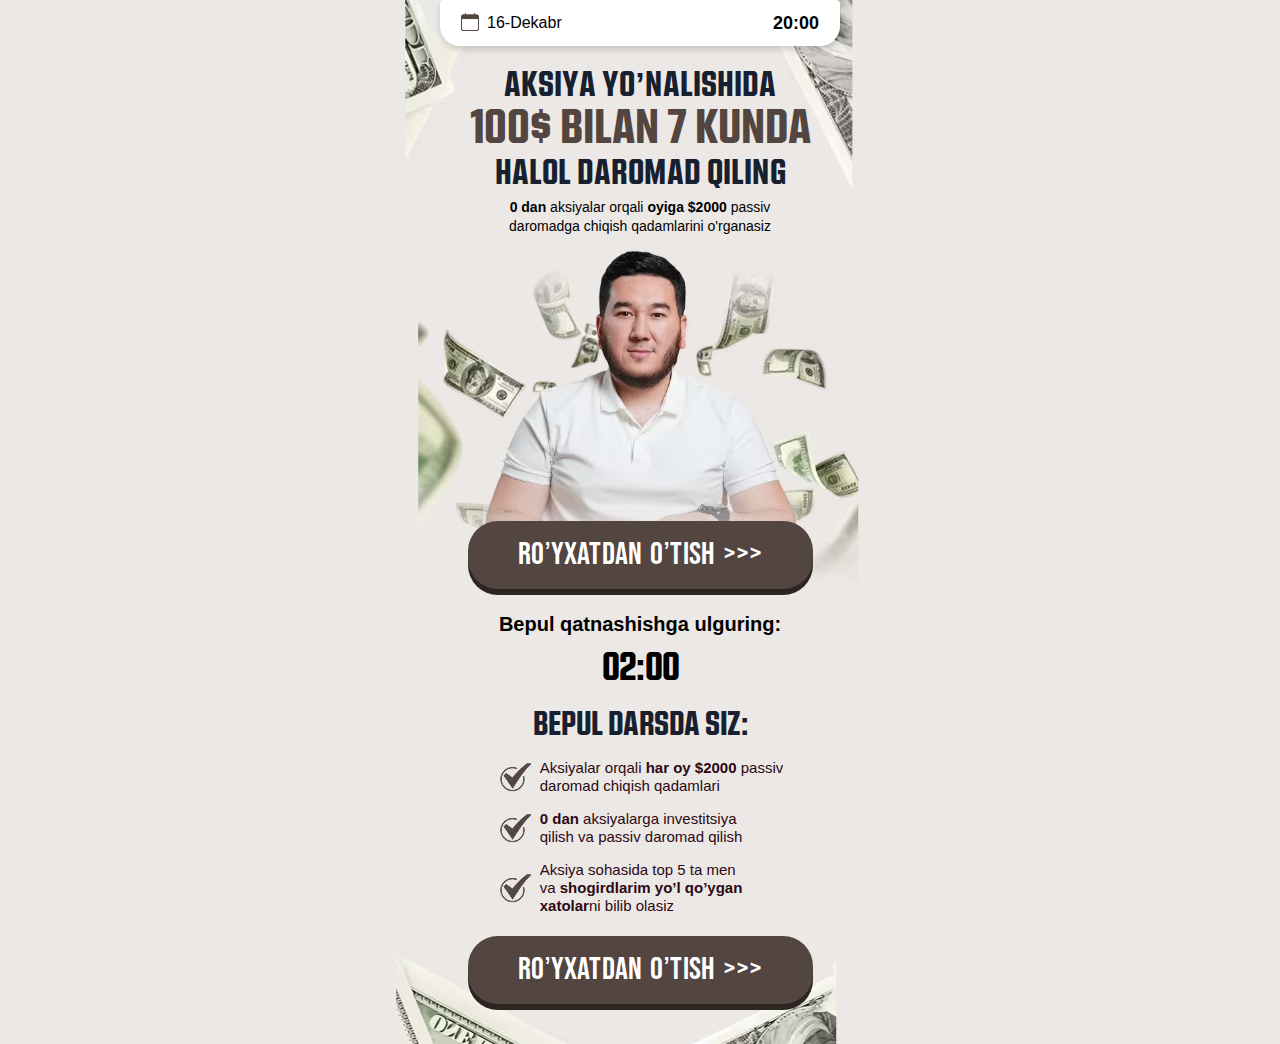
<file: index.html>
<!DOCTYPE html>
<html lang="en">

<head>
    <meta charset="UTF-8">
    <meta name="viewport" content="width=device-width, initial-scale=1.0">
    <title>16-Dekabr</title>
    <style>
* {margin: 0;padding: 0;box-sizing: border-box;}html, body {overflow-x: hidden;}body {background-color: #ECE8E5;}.container {max-width: 440px;width: 100%;margin: 0 auto;padding: 0 10px;padding-top: 0;display: flex;flex-direction: column;align-items: center;font-family: sans-serif;position: relative;}.header {width: 100%;background-color: #fff;box-shadow: 0px 4px 6.6px 0px #00000026;border-radius: 4px 4px 20px 20px;padding: 14px 21px;display: flex;align-items: center;justify-content: space-between;gap: 12px;margin-bottom: 17px;min-width: 313px;max-width: 400px;}.header__box {display: flex;align-items: center;gap: 8px;}.header__text {font-family: Poppins, sans-serif;color: #000;font-weight: 500;font-size: 16px;line-height: 100%;text-wrap: nowrap;}.header__time {font-family: Poppins, sans-serif;font-weight: 700;font-size: 18px;line-height: 100%;text-align: center;}.date__timer {color: #000;display: flex;align-items: center;justify-content: center;font-size: 38px;font-weight: 700;font-family: "Kuunari", sans-serif;line-height: 100%;position: relative;z-index: 30;width: fit-content;min-height: 40px;margin-bottom: 21px;}.title {font-family: "Kuunari", sans-serif;font-weight: 900;font-size: clamp(29px, 9vw, 34px);line-height: 120%;text-align: center;text-transform: uppercase;color: #181F2F;margin-bottom: 7px;width: 100%;}.title span {color: #53453F;font-size: clamp(33px, 13vw, 48px);}.titles {font-size: 20px;font-family: Montserrat, sans-serif;font-weight: 700;line-height: 130%;text-align: center;margin-bottom: 8px;padding-top: 22px;}.text {font-family: Poppins, sans-serif;font-weight: 400;font-size: 14px;line-height: 135%;text-align: center;margin-bottom: 9px;}.text span {font-weight: 600;}.center {position: relative;width: 100%;display: flex;align-items: center;justify-content: center;}.center__bg {position: absolute;left: 55%;top: 270px;transform: translate(-55.4%);z-index: -1;max-width: 626px;width: 100%;}.arrow__top {position: absolute;left: 51%;transform: translate(-55.4%);z-index: -1;top: 0;max-width: 447px;width: 100%;}.arrow__bottom {position: absolute;left: 50%;transform: translate(-55.4%);z-index: -1;bottom: 0;}.expert__img {object-fit: contain;max-width: 315px;width: 100%;height: auto;margin-bottom: -10px;}.event__btn {text-decoration: none;cursor: pointer;max-width: 345px;width: 100%;display: flex;align-items: center;justify-content: center;border: none;background-color: transparent;position: relative;background-color: #53453F;box-shadow: 0px 6px 0px 0px #2C2521;border-radius: 30px;padding: 18px;z-index: 20;font-family: "Bebas Neue", sans-serif;color: white;font-weight: 400;font-size: 32px;line-height: 100%;text-align: center;text-transform: uppercase;}.event__btn__img {width: 100%;height: auto;}.event__list__title {font-family: Kuunari, sans-serif;color: #181F2F;margin-bottom: 5px;font-weight: 900;font-size: 32px;line-height: 105%;text-align: center;text-transform: uppercase;}.event__list {max-width: 351px;display: grid;grid-template: 1fr;gap: 15px;list-style: none;margin-bottom: 21px;}.event__list__item {display: flex;align-items: center;gap: 8px;overflow: hidden;}.event__list__item__number {display: flex;align-items: center;justify-content: center;flex-shrink: 0;}.event__list__item__text {font-weight: 400;font-family: Poppins, sans-serif;font-size: 15px;line-height: 120%;color: #2C0815;}.event__list__item__text span {font-weight: 600;}@media (max-width:450px) {.text {font-size: 14px;}.arrow__top {left: 55%;}.titles {font-size: 18px;}}@media (max-width:355px) {.expert__img {max-width: 250px;}.event__btn {font-size: 27px;}.text {font-size: 13px;}.header {padding: 20px 22px;}.event__list__item__text {font-size: 14px;}}
    </style>
    <link rel="stylesheet" href="./css/modal.css" media="print" onload="this.media='all'" />
    <noscript>
        <link rel="stylesheet" href="./css/modal.css" />
    </noscript>
</head>

<body>
    <div class="wrapper">
        <div class="">
            <img class="arrow__top" src="./images/money-top.avif" loading="lazy" alt="arrow-top">
        </div>
        <div class="container">
            <div class="header">
                <div class="header__box">
                    <img src="./images/calendar.png" alt="kalendar belgisi" style="margin-top: -3px;"
                        class="header__text__img" width="18" height="18" loading="lazy" decoding="async">
                    <p class="header__text">
                        16-Dekabr
                    </p>
                </div>
                <p class="header__time">20:00</p>
            </div>
            <h1 class="title">
                aksiya yo’nalishida <br>
                <span>100$ bilan 7 kunda </span> <br>
                halol daromad qiling
            </h1>

            <p class="text"><span>0 dan</span> aksiyalar orqali <span>oyiga $2000</span> passiv <br> daromadga chiqish
                qadamlarini o'rganasiz</p>


            <img src="./images/speaker.avif" alt="Invertor rasmi" class="expert__img minifyImg" decoding="async"
                loading="lazy" width="315" height="286">
            <img class="center__bg" src="./images/bg.avif" loading="lazy" alt="bg">

            <button class="event__btn registerBtn">
                ro’yxatdan o’tish >>>
            </button>

            <h3 class="titles">Bepul qatnashishga ulguring:</h3>

            <div class="date__timer" id="timer">02:00</div>

            <ul class="event__list">
                <h3 class="event__list__title">Bepul darsda siz:</h3>
                <li class="event__list__item">
                    <div class="event__list__item__number">
                        <img src="./images/verify.avif" alt="event language" width="35" height="35" decoding="async"
                            loading="lazy">
                    </div>
                    <p class="event__list__item__text">
                        Aksiyalar orqali <span>har oy $2000</span> passiv <br> daromad chiqish qadamlari
                    </p>
                </li>
                <li class="event__list__item">
                    <div class="event__list__item__number">
                        <img src="./images/verify.avif" alt="event language" width="35" height="35" decoding="async"
                            loading="lazy">
                    </div>
                    <p class="event__list__item__text">
                        <span>0 dan</span> aksiyalarga investitsiya <br> qilish va passiv daromad qilish
                    </p>
                </li>
                <li class="event__list__item">
                    <div class="event__list__item__number">
                        <img src="./images/verify.avif" alt="event language" width="35" height="35" decoding="async"
                            loading="lazy">
                    </div>
                    <p class="event__list__item__text">
                        Aksiya sohasida top 5 ta men <br> va <span>shogirdlarim yo’l qo’ygan <br> xatolar</span>ni bilib
                        olasiz
                    </p>
                </li>
            </ul>
            <button class="event__btn registerBtn" style="margin-bottom: 40px;">
                ro’yxatdan o’tish >>>
            </button>
            <img class="arrow__bottom" src="./images/money-bottom.avif" loading="lazy" alt="arrow-botom">
        </div>

    </div>

    <!-- Modal -->
    <div id="registrationModal" class="homeModal" style="display: none">
        <div class="homeModalOverlay"></div>
        <div class="homeFormContainer">
            <button class="closeButton" id="closeModalBtn">
                <svg xmlns="http://www.w3.org/2000/svg" width="16" height="16" viewBox="0 0 12 12" fill="none">
                    <path d="M1 11L11 1M1 1.00001L11 11" stroke="currentColor" stroke-width="1.5"
                        stroke-linecap="round" />
                </svg>
            </button>
            <div class="homeFormTop">
                <h1 class="homeFormTopTitle">
                    Bepul darsga <br />
                    RO'YXATDAN O'TISH
                </h1>
            </div>
            <form id="registrationForm" name="contact-form">
                <div class="HomeFormRow">
                    <label class="HomeFormRowLabel" for="phone">Telefon raqamingiz:</label>
                    <div class="phone-input-container">
                        <div class="country-selector">
                            <div class="selected-country" id="selectedCountry">
                                <span id="selectedCountryCode">+998</span>
                                <svg id="dropdownIcon" xmlns="http://www.w3.org/2000/svg" width="16" height="16"
                                    viewBox="0 0 24 24" fill="none" stroke="currentColor" stroke-width="2"
                                    stroke-linecap="round" stroke-linejoin="round">
                                    <polyline points="6 9 12 15 18 9"></polyline>
                                </svg>
                            </div>
                            <div class="country-dropdown" id="countryDropdown" style="display: none"></div>
                        </div>
                        <input class="HomeFormRowInput" type="tel" id="phone" name="phone" placeholder="88 888 88 88"
                            autocomplete="tel" />
                    </div>
                    <p class="homeFormErrorText" id="phoneError" style="display: none">
                        ❌ Telefon raqam mos emas!
                    </p>
                </div>
                <button type="submit" class="HomeFormBtn" id="submitBtn">
                    ro’yxatdan o’tish </button>
            </form>
        </div>
    </div>

    <script defer src="./js/app.js"></script>
</body>

</html>
</file>
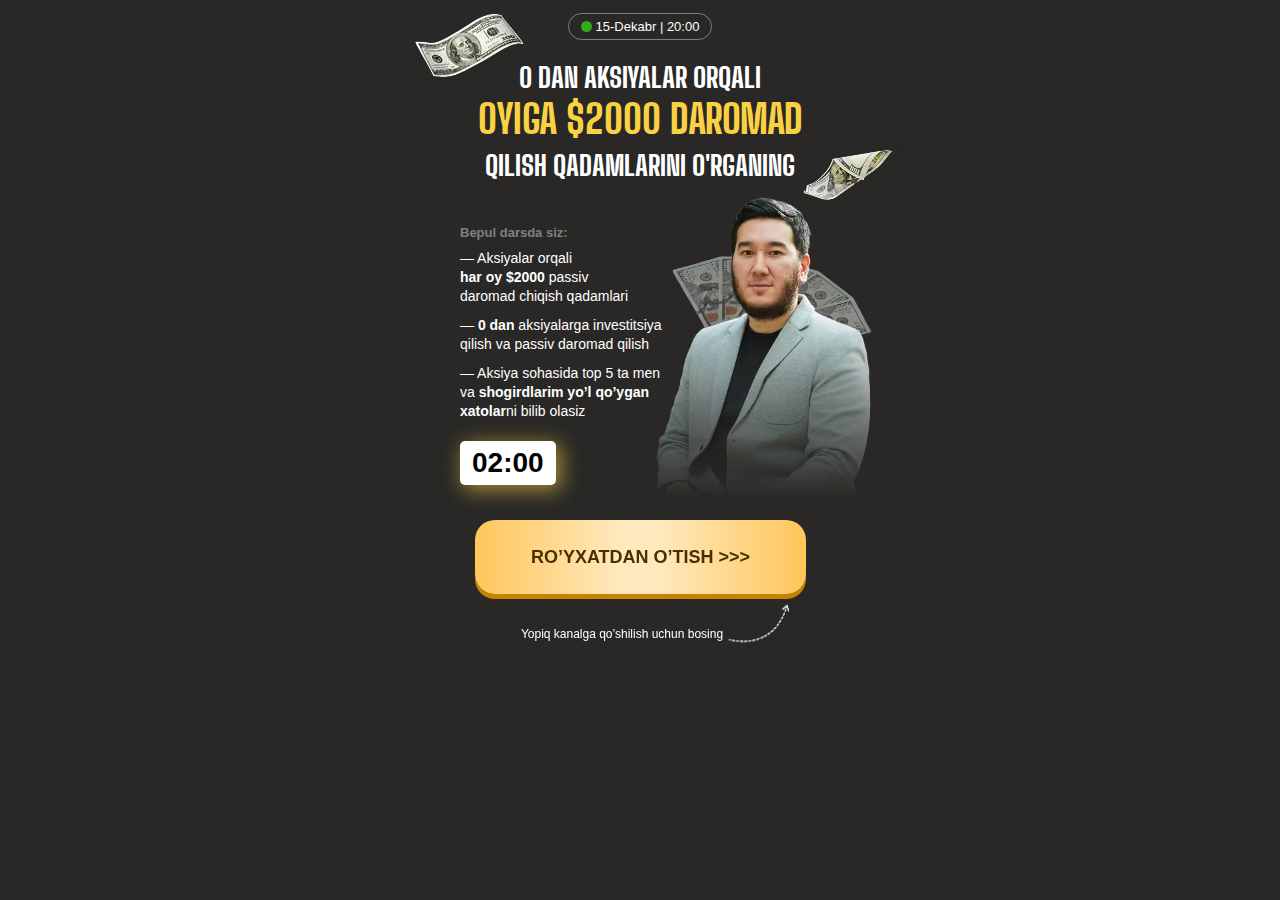
<file: a/index.html>
<!DOCTYPE html>
<html lang="en">

<head>
  <meta charset="UTF-8" />
  <meta name="viewport" content="width=device-width, initial-scale=1.0" />
  <title>16-Dekabr</title>
  <style>
a {text-decoration: none;color: white;}.date__container, .date__top {display: flex;align-items: center;}.center, .container, .date, .date__inner-list, .date__inner-text {position: relative;}.date__inner {position: relative;z-index: 30;width: 100%;}.footer-info h2 {margin-bottom: 10px;}* {margin: 0;padding: 0;box-sizing: border-box;}body {font-family: Montserrat, sans-serif;font-weight: 400;background-color: #292826;}a, li, ol, ul {list-style: none;text-decoration: none;}.container {max-width: 1624px;width: 100%;margin: 0 auto;padding: 0 20px;position: relative;}.bee_decor {position: absolute;}.bee_decor:last-child {right: -82px;top: -50px;}.date {padding: 136px 0 91px;color: #fff;overflow: hidden;min-height: 100vh;}.date__top-left {display: flex;align-items: center;justify-content: center;}.date__top-left {padding: 5px 12px;border-radius: 50px;border: 1px solid rgba(255, 255, 255, 0.4);}.date__top-left-dot {background-color: #33AD15;width: 11px;height: 11px;border-radius: 50%;margin-right: 4px;}.date__top-left-title {font-weight: 500;font-size: 13px;}.date__inner-title {font-family: "Big Shoulders Display", sans-serif;font-weight: 900;font-size: clamp(23px, 7vw, 28px);text-transform: uppercase;max-width: 352px;line-height: 150%;margin-bottom: 7px;span {color: #F9D142;font-size: clamp(33px, 10vw, 40px);}}.center {padding-top: 30px;width: 100%;}.date__inner-info {max-width: 292px;width: 100%;margin-left: auto;margin-right: auto;border-radius: 10px;padding: 5px 7.5px;background-color: #24407B;margin-bottom: 12px;}.date__bottom {margin-bottom: 24px;}.date__bottom-btn {transform-origin: center;animation: pulse 2s ease-in-out infinite;will-change: transform;font-weight: 800;font-size: 18px;padding: 22px 30px;border: none;height: 74px;cursor: pointer;border-radius: 20px;background: linear-gradient(90deg, #FFC65A 0%, #FFE8BC 42.79%, #FFE8BC 56.25%, #FFC65A 100%);box-shadow: 0px 5px 0px 0px #C78200;color: #483002;max-width: 331px;width: 100%;display: flex;align-items: center;justify-content: center;gap: 13px;text-transform: uppercase;}.flex {display: flex;align-items: center;gap: 54px;margin-bottom: 30px;}.date__timer {max-width: fit-content;background-color: #fff;color: #000;z-index: 20;padding: 6px 12px 6px 12px;display: flex;align-items: center;justify-content: center;font-size: 28px;font-weight: 700;width: 100%;border-radius: 5px;box-shadow: 4px 4px 20px 1px #F9D14299;position: relative;z-index: 30;}.date__inner-text {font-weight: 700;font-size: 17px;color: grey;z-index: 20;}.date__inner-free {font-family: Neue Montreal, sans-serif;font-size: 17px;font-weight: 700;text-align: left;line-height: 24px;color: #919191;position: relative;z-index: 30;margin-top: 24px;}.date {padding: 32px 0 31px;}.date__min__img {position: absolute;left: -40px;top: -15px;}.date__min__imgs {position: absolute;top: 130px;right: -65px;}.date__bottom-btn {position: relative;margin-right: 30px;padding: 30px 25px;z-index: 20;}.date__inner-free {font-size: 14px;text-align: center;}.subtitle>br {display: flex;}.flex {flex-direction: column-reverse;align-items: start;gap: 25px;}.speakerBg {position: absolute;top: 40px;right: -75px;}.date {padding: 13px 0;text-align: center;}.date__container {flex-direction: column;max-width: 400px;padding-left: 20px;padding-right: 20px;}.date__top {flex-direction: column;margin-bottom: 16px;}.date__inner-list {text-align: start;z-index: 1;margin-bottom: 20px;max-width: 230px;width: 100%;z-index: 30;position: relative;display: flex;flex-direction: column;gap: 10px;}.date__inner-item {font-family: Montserrat, sans-serif;font-size: 14px;line-height: 19px;font-weight: 400;}.date__inner-item span {font-weight: 600;}.date__inner-list-title {font-size: 13px;line-height: 20px;margin-bottom: 6px;font-weight: 700;color: #808080;text-align: left;}.date__bottom {flex-direction: column-reverse;align-items: start;z-index: 20;}.date__bottom-btn {margin-top: 43px;padding: 22px 0;width: 100%;margin-right: 0;margin-bottom: 11px;margin-top: 10px;max-width: 331px;margin-left: auto;margin-right: auto;border-radius: 20px;display: flex;z-index: 30;}.gradient {background: linear-gradient(0deg, #292826 56.62%, rgba(23, 23, 23, 0) 100%);width: 200%;left: -50%;height: 420px;position: absolute;bottom: -100px;z-index: 28;}.date__img {position: absolute;top: -0px;width: 250px;height: 372px;right: -80px;object-fit: contain;object-position: top;margin-left: auto;z-index: 20;margin-right: auto;}.date__inner-info-text {font-family: Montserrat, sans-serif;margin-bottom: 0px;text-align: center;font-size: 12px;font-weight: 500;line-height: 20px;}.date__inner-info-text span {color: #FFE576;}@keyframes slide {from {transform: translateX(0);}to {transform: translateX(-150%);}}.mb-20 {margin-bottom: 20px;}@media screen and (max-width: 350px) {.container {padding: 0 10px;}}.mb-0 {margin-bottom: 0;}.mt-0 {margin-top: 0;}.free__text {font-size: 12px;position: relative;z-index: 30;margin-top: -50px;margin-bottom: 15px;display: flex;justify-content: center;align-items: end;svg {margin-bottom: -20px;}}.date__bottom-btn {position: relative;display: inline-block;outline: none;}.free__text {font-size: 12px;position: relative;z-index: 30;margin-top: -55px;margin-right: -45px;margin-bottom: 15px;display: flex;justify-content: center;align-items: end;img {margin-bottom: -27px;margin-left: -7px;}}@media (max-width:520px) {.date {background-image: url(./images/bg.avif);background-repeat: no-repeat;background-size: cover;background-position: center;}}
  </style>
  <link rel="stylesheet" href="./css/modal.css" media="print" onload="this.media='all'" />
  <noscript>
    <link rel="stylesheet" href="./css/modal.css" />
  </noscript>
</head>

<body>
  <div class="date">
    <div class="container date__container">
      <img class="date__min__img" src="./images/money.avif" loading="lazy" alt="money img">
      <img class="date__min__imgs" src="./images/money-return.avif" loading="lazy" alt="money img">
      <div class="date__top registerBtn">
        <div class="date__top-left">
          <div class="date__top-left-dot"></div>
          <h4 class="date__top-left-title">15-Dekabr | 20:00</h4>
        </div>
      </div>
      <h1 class="date__inner-title">
        0 dan aksiyalar orqali <br>
        <span>oyiga $2000 daromad</span> <br>
        qilish qadamlarini o'rganing
      </h1>
      <div class="center">
        <h4 class="date__inner-list-title">Bepul darsda siz:</h4>
        <ul class="date__inner-list">
          <li class="date__inner-item">
            — Aksiyalar orqali <br>
            <span>har oy $2000</span> passiv <br> daromad chiqish qadamlari
          </li>
          <li class="date__inner-item">
            — <span>0 dan</span> aksiyalarga investitsiya <br> qilish va passiv daromad qilish
          </li>
          <li class="date__inner-item">
            — Aksiya sohasida top 5 ta men <br> va <span>shogirdlarim yo’l qo’ygan <br> xatolar</span>ni bilib olasiz
          </li>
        </ul>
        <img src="./images/speaker.avif" alt="Invertor rasmi" decoding="async" loading="lazy"
          class="date__img speakerImg" width="250" height="372">

        <img class="speakerBg" src="./images/speaker-bg.avif" loading="lazy" decoding="async" width="249" height="141"
          alt="speaker-bg">

        <div class="flex">
          <button class="date__bottom-btn registerBtn">ro’yxatdan o’tish >>></button>
          <div class="date__timer" id="timer">02:00</div>
        </div>
        <div class="gradient"></div>
      </div>
      <p class="free__text registerBtn">
        Yopiq kanalga qo’shilish uchun bosing
        <img src="./images/arrow.avif" alt="arrow" decoding="async" loading="lazy" class="free__text__arrow" width="88"
          height="88">
      </p>

    </div>
  </div>
  <!-- Modal -->
  <div id="registrationModal" class="homeModal" style="display: none">
    <div class="homeModalOverlay"></div>
    <div class="homeFormContainer">
      <button class="closeButton" id="closeModalBtn">
        <svg xmlns="http://www.w3.org/2000/svg" width="16" height="16" viewBox="0 0 12 12" fill="none">
          <path d="M1 11L11 1M1 1.00001L11 11" stroke="currentColor" stroke-width="1.5" stroke-linecap="round" />
        </svg>
      </button>
      <div class="homeFormTop">
        <h1 class="homeFormTopTitle">
          Bepul darsga <br />
          RO'YXATDAN O'TISH
        </h1>
      </div>
      <form id="registrationForm" name="contact-form">
        <div class="HomeFormRow">
          <label class="HomeFormRowLabel" for="phone">Telefon raqamingiz:</label>
          <div class="phone-input-container">
            <div class="country-selector">
              <div class="selected-country" id="selectedCountry">
                <span id="selectedCountryCode">+998</span>
                <svg id="dropdownIcon" xmlns="http://www.w3.org/2000/svg" width="16" height="16" viewBox="0 0 24 24"
                  fill="none" stroke="currentColor" stroke-width="2" stroke-linecap="round" stroke-linejoin="round">
                  <polyline points="6 9 12 15 18 9"></polyline>
                </svg>
              </div>
              <div class="country-dropdown" id="countryDropdown" style="display: none"></div>
            </div>
            <input class="HomeFormRowInput" type="tel" id="phone" name="phone" placeholder="88 888 88 88"
              autocomplete="tel" />
          </div>
          <p class="homeFormErrorText" id="phoneError" style="display: none">
            ❌ Telefon raqam mos emas!
          </p>
        </div>
        <button type="submit" class="HomeFormBtn" id="submitBtn">
          ro’yxatdan o’tish </button>
      </form>
    </div>
  </div>
  <script defer src="../js/app.js"></script>
</body>

</html>
</file>
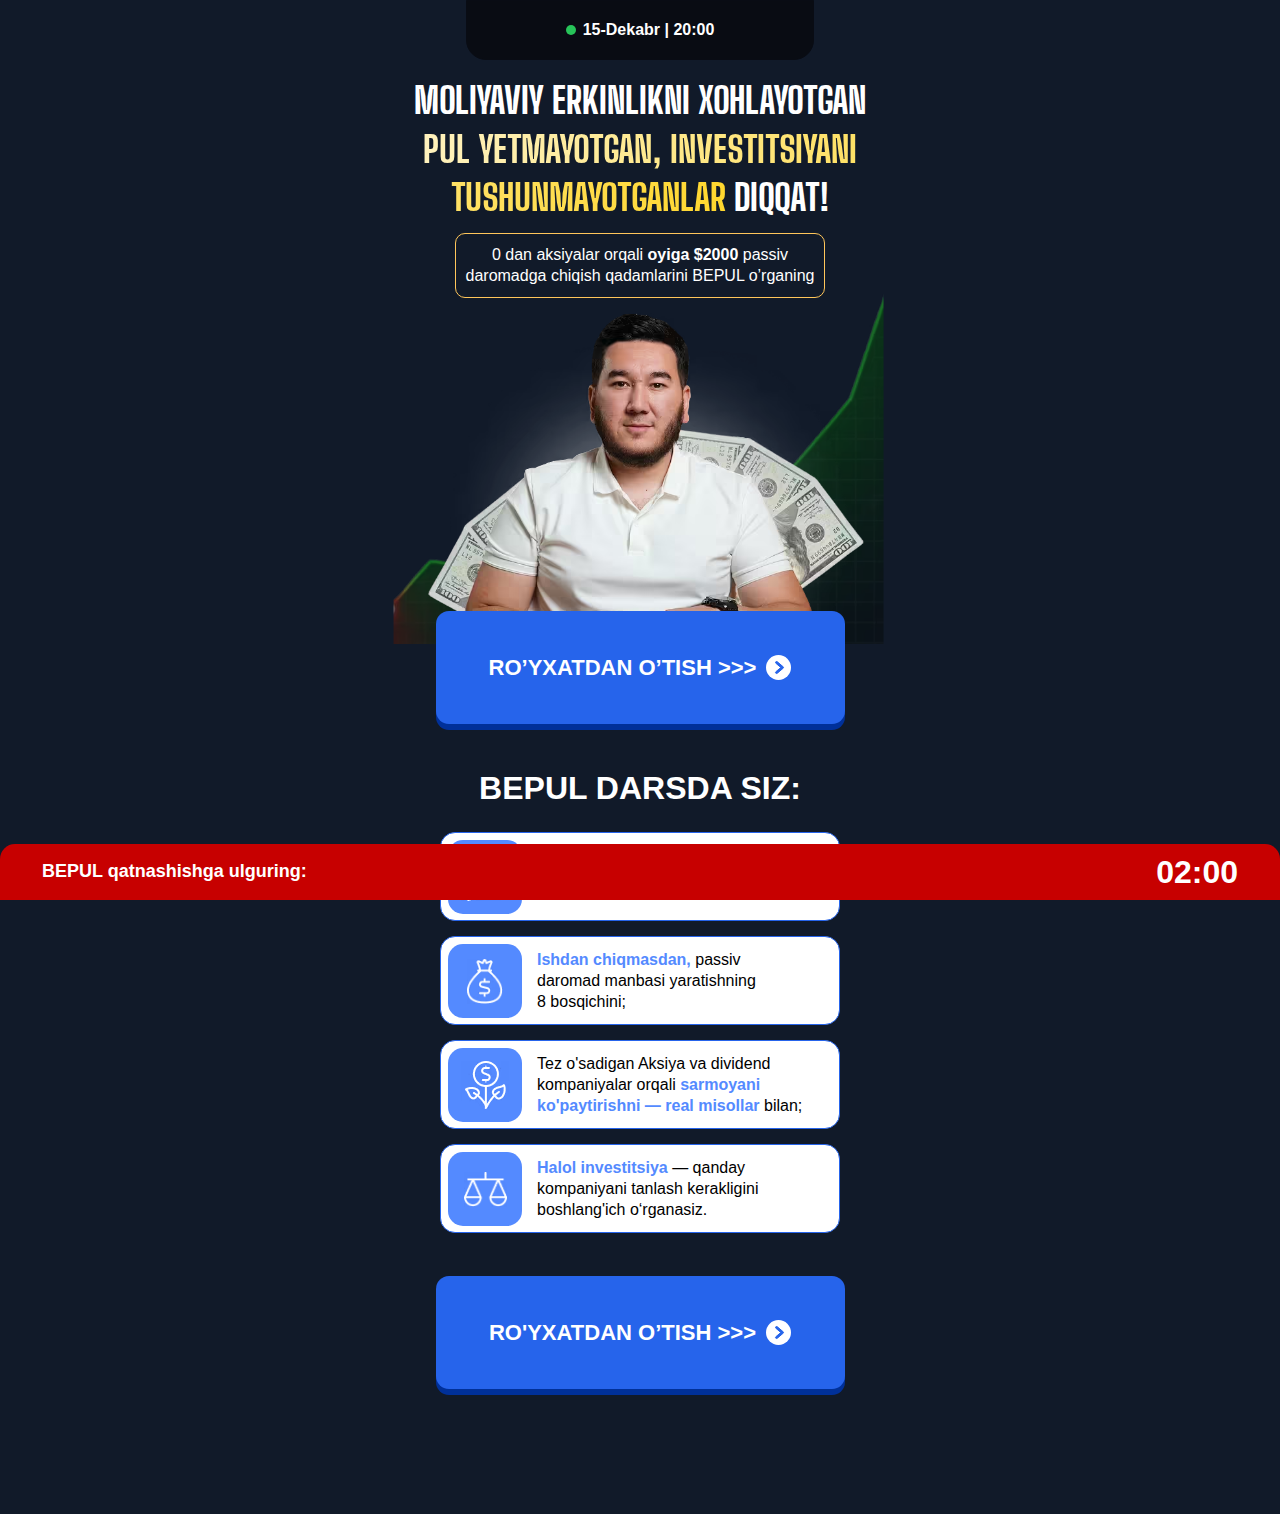
<file: b/index.html>
<!DOCTYPE html>
<html lang="en">

<head>
    <meta charset="UTF-8">
    <meta name="viewport" content="width=device-width, initial-scale=1.0">
    <title>16-Dekabr</title>
    <style>
* {margin: 0;padding: 0;box-sizing: border-box;}body {background-color: #111A29;}.container {max-width: 490px;width: 100%;margin: 0 auto;padding: 0 10px;padding-top: 0;display: flex;flex-direction: column;align-items: center;font-family: sans-serif;position: relative;}.header {width: 100%;background-color: #090C13;border: 0.63px solid #090C14;border-radius: 0px 0px 20px 20px;padding: 21px 0px;display: flex;align-items: center;justify-content: center;gap: 12px;margin-bottom: 17px;min-width: 313px;max-width: 348px;}.header__box {display: flex;align-items: center;gap: 7px;}.header__box-dot {background-color: #27C459;width: 10px;height: 10px;border-radius: 100%;}.header__text {font-family: Montserrat, sans-serif;color: white;font-weight: 600;font-size: 16px;line-height: 100%;text-wrap: nowrap;}.date__timer {color: white;display: flex;align-items: center;justify-content: center;font-size: clamp(28px, 8vw, 32px);font-weight: 600;font-family: "Kuunari", sans-serif;line-height: 150%;position: relative;z-index: 30;width: fit-content;min-height: 40px;}.title {font-family: "Big Shoulders Display", sans-serif;font-weight: 800;font-size: clamp(23px, 7vw, 36px);line-height: 135%;text-align: center;text-transform: uppercase;color: white;margin-bottom: 10px;}.title span {background: linear-gradient(90deg, #FFF2BD 0%, #FFD72E 100%);-webkit-background-clip: text;-webkit-text-fill-color: transparent;}.text {font-family: Poppins, sans-serif;font-weight: 400;color: white;font-size: clamp(12px, 3.5vw, 16px);line-height: 135%;text-align: center;padding: 10px;border: 1px solid #FFC65A;border-radius: 10px;margin-bottom: 9px;}.text span {font-weight: 600;}.date__imgs {position: absolute;transform: rotate(16deg);left: 3%;z-index: 0;}.date__img {position: absolute;transform: rotate(-64deg);right: -30px;top: -50%;}.center {position: relative;width: 100%;display: flex;align-items: center;justify-content: center;}.center__bg {position: absolute;left: 55%;top: 270px;transform: translate(-55.4%);z-index: -1;max-width: 626px;width: 100%;}.expert__img {object-fit: contain;max-width: 483px;width: 100%;height: auto;margin-bottom: -119px;position: relative;z-index: 10;}.event__btn {text-decoration: none;cursor: pointer;max-width: 409px;width: 100%;display: flex;align-items: center;justify-content: center;gap: 10px;border: none;position: relative;background-color: #2664EB;box-shadow: 0px 6px 0px 0px #003099;border-radius: 13px;padding: 40px 0;z-index: 20;font-family: "Poppins", sans-serif;color: white;font-weight: 700;font-size: 22px;line-height: 150%;text-align: center;text-transform: uppercase;}.event__btn__img {width: 100%;height: auto;}.event__list__title {font-family: Kuunari, sans-serif;color: white;margin-bottom: 5px;font-weight: 700;font-size: clamp(28px, 8vw, 32px);line-height: 150%;text-align: center;text-transform: uppercase;}.event__list {max-width: 400px;width: 100%;display: grid;grid-template: 1fr;gap: 15px;list-style: none;margin-bottom: 43px;}.event__list__item {display: flex;align-items: center;gap: 15px;border: 1px solid #2664EB;background-color: white;padding: 7px 0 6px 7px;border-radius: 15px;overflow: hidden;}.event__list__item__number {display: flex;align-items: center;justify-content: center;background-color: #548AFF;border-radius: 15px;height: 74px;max-width: 74px;width: 100%;}.event__list__item__text {font-family: Poppins, sans-serif;font-size: 16px;font-weight: 500;line-height: 130%;}.event__list__item__text span { font-weight: 600;color: #548AFF;}.discount {background-color: #C70000;width: 100%;width: 440;border-top-left-radius: 15px;border-top-right-radius: 15px;display: flex;align-items: center;justify-content: space-between;padding: 4px 42px;gap: 9px;color: white;position: fixed;bottom: 0;z-index: 40;}.discount__title {font-family: Poppins, sans-serif;font-weight: 600;font-size: clamp(12px, 4vw, 18px);line-height: 120%;}@media (max-width:450px) {.event__btn {font-size: 20px;padding: 35px 0;}.date__imgs {left: -20px;top: 31%;}.date__img {right: -20px;top: 31%;}.expert__img {margin-bottom: -110px;}}@media (max-width:400px) {.expert__img {margin-bottom: -95px;}}@media (max-width:355px) {.expert__img {max-width: 400px;width: 100%;margin-bottom: -83px;}.event__btn {font-size: 16px;padding: 30px 0;}.header {padding: 20px 22px;}.event__list__item__text {font-size: 14px;}.date__imgs {left: -10px;top: 32%;max-width: 200px;width: 100%;transform: rotate(-65deg);}.date__img {right: -11px;top: 32%;max-width: 200px;transform: rotate(22.11deg);width: 100%;}}
    </style>
    <link rel="stylesheet" href="./css/modal.css" media="print" onload="this.media='all'" />
    <noscript>
        <link rel="stylesheet" href="./css/modal.css" />
    </noscript>
</head>

<body>
    <div class="wrapper">
        <div class="container">
            <div class="header">
                <div class="header__box">
                    <div class="header__box-dot"></div>
                    <p class="header__text">
                        15-Dekabr | 20:00
                    </p>
                </div>
            </div>
            <h1 class="title">
                Moliyaviy erkinlikni xohlayotgan <br>
                <span>pul yetmayotgan, investitsiyani <br>
                    tushunmayotganlar</span> diqqat!
            </h1>

            <p class="text">0 dan aksiyalar orqali <span>oyiga $2000</span> passiv <br> daromadga chiqish qadamlarini
                BEPUL o’rganing</p>

            <!-- <div class="" style="position: relative;">
                <img class="date__img" src="../a/images/speaker-bg.avif" loading="lazy" alt="bg">
                <img class="date__imgs" src="../a/images/speaker-bg.avif" loading="lazy" alt="bg">
            </div> -->

            <img src="./images/speaker.avif" alt="Invertor rasmi" class="expert__img minifyImg" decoding="async"
                loading="lazy" width="483" height="393">

            <img class="center__bg" src="./images/bg.avif" loading="lazy" alt="bg">

            <button class="event__btn registerBtn" style="margin-bottom: 40px;">
               ro’yxatdan o’tish >>>
                <svg width="25" height="25" viewBox="0 0 25 25" fill="none" xmlns="http://www.w3.org/2000/svg">
                    <rect width="25" height="25" rx="12.5" fill="white" />
                    <path
                        d="M10.584 6.5C10.8483 6.50009 11.1144 6.58942 11.3213 6.7666L17.1543 11.7666L17.2285 11.8369C17.2994 11.9109 17.3595 11.9961 17.4053 12.0908C17.4666 12.2176 17.5 12.3569 17.5 12.5C17.5 12.6431 17.4666 12.7824 17.4053 12.9092C17.3595 13.0039 17.2994 13.0891 17.2285 13.1631L17.1543 13.2334L11.3213 18.2334C11.2183 18.3216 11.0999 18.3881 10.9746 18.4326C10.8491 18.4772 10.7163 18.5 10.584 18.5C10.4516 18.5 10.3189 18.4772 10.1934 18.4326C10.0679 18.3881 9.94889 18.3218 9.8457 18.2334C9.74237 18.1448 9.6548 18.0355 9.59375 17.9092C9.54787 17.8142 9.51803 17.7118 9.50586 17.6064L9.5 17.5L9.50586 17.3936C9.51798 17.2881 9.54786 17.1859 9.59375 17.0908C9.65481 16.9645 9.74232 16.8552 9.8457 16.7666L14.8232 12.5L9.8457 8.2334C9.63628 8.05388 9.5 7.79233 9.5 7.5C9.50008 7.20777 9.63634 6.94606 9.8457 6.7666C10.0527 6.58927 10.3195 6.5 10.584 6.5Z"
                        fill="#2664EB" stroke="#2664EB" />
                </svg>
            </button>



            <ul class="event__list">
                <h3 class="event__list__title">Bepul darsda siz:</h3>
                <li class="event__list__item">
                    <div class="event__list__item__number">
                        <img src="./images/info/1.avif" alt="icons" width="48" height="48" decoding="async"
                            loading="lazy">
                    </div>
                    <p class="event__list__item__text">
                        <span>50$ bilan</span> investitsiya boshlashni <br> o’rganasiz. Oddiy amaliy yo’l;
                    </p>
                </li>
                <li class="event__list__item">
                    <div class="event__list__item__number">
                        <img src="./images/info/2.avif" alt="icons" width="36" height="45" decoding="async"
                            loading="lazy">
                    </div>
                    <p class="event__list__item__text">
                        <span>Ishdan chiqmasdan,</span> passiv <br> daromad manbasi yaratishning <br> 8 bosqichini;
                    </p>
                </li>
                <li class="event__list__item">
                    <div class="event__list__item__number">
                        <img src="./images/info/3.avif" alt="icons" width="48" height="48" decoding="async"
                            loading="lazy">
                    </div>
                    <p class="event__list__item__text">
                        Tez o'sadigan Aksiya va dividend <br> kompaniyalar orqali <span>sarmoyani <br> ko'paytirishni —
                            real misollar</span> bilan;
                    </p>
                </li>
                <li class="event__list__item">
                    <div class="event__list__item__number">
                        <img src="./images/info/4.avif" alt="icons" width="43" height="35" decoding="async"
                            loading="lazy">
                    </div>
                    <p class="event__list__item__text">
                        <span>Halol investitsiya</span> — qanday <br> kompaniyani tanlash kerakligini <br> boshlang'ich
                        o‘rganasiz.
                    </p>
                </li>
            </ul>

            <button class="event__btn registerBtn" style="margin-bottom: 125px;">
               ro'yxatdan o’tish >>>
                <svg width="25" height="25" viewBox="0 0 25 25" fill="none" xmlns="http://www.w3.org/2000/svg">
                    <rect width="25" height="25" rx="12.5" fill="white" />
                    <path
                        d="M10.584 6.5C10.8483 6.50009 11.1144 6.58942 11.3213 6.7666L17.1543 11.7666L17.2285 11.8369C17.2994 11.9109 17.3595 11.9961 17.4053 12.0908C17.4666 12.2176 17.5 12.3569 17.5 12.5C17.5 12.6431 17.4666 12.7824 17.4053 12.9092C17.3595 13.0039 17.2994 13.0891 17.2285 13.1631L17.1543 13.2334L11.3213 18.2334C11.2183 18.3216 11.0999 18.3881 10.9746 18.4326C10.8491 18.4772 10.7163 18.5 10.584 18.5C10.4516 18.5 10.3189 18.4772 10.1934 18.4326C10.0679 18.3881 9.94889 18.3218 9.8457 18.2334C9.74237 18.1448 9.6548 18.0355 9.59375 17.9092C9.54787 17.8142 9.51803 17.7118 9.50586 17.6064L9.5 17.5L9.50586 17.3936C9.51798 17.2881 9.54786 17.1859 9.59375 17.0908C9.65481 16.9645 9.74232 16.8552 9.8457 16.7666L14.8232 12.5L9.8457 8.2334C9.63628 8.05388 9.5 7.79233 9.5 7.5C9.50008 7.20777 9.63634 6.94606 9.8457 6.7666C10.0527 6.58927 10.3195 6.5 10.584 6.5Z"
                        fill="#2664EB" stroke="#2664EB" />
                </svg>
            </button>
        </div>

        <div class="discount">
            <h3 class="discount__title">BEPUL qatnashishga ulguring:</h3>
            <div class="date__timer" id="timer">02:00</div>
        </div>
    </div>

    <!-- Modal -->
    <div id="registrationModal" class="homeModal" style="display: none">
        <div class="homeModalOverlay"></div>
        <div class="homeFormContainer">
            <button class="closeButton" id="closeModalBtn">
                <svg xmlns="http://www.w3.org/2000/svg" width="16" height="16" viewBox="0 0 12 12" fill="none">
                    <path d="M1 11L11 1M1 1.00001L11 11" stroke="currentColor" stroke-width="1.5"
                        stroke-linecap="round" />
                </svg>
            </button>
            <div class="homeFormTop">
                <h1 class="homeFormTopTitle">
                    Bepul darsga <br />
                    RO'YXATDAN O'TISH
                </h1>
            </div>
            <form id="registrationForm" name="contact-form">
                <div class="HomeFormRow">
                    <label class="HomeFormRowLabel" for="phone">Telefon raqamingiz:</label>
                    <div class="phone-input-container">
                        <div class="country-selector">
                            <div class="selected-country" id="selectedCountry">
                                <span id="selectedCountryCode">+998</span>
                                <svg id="dropdownIcon" xmlns="http://www.w3.org/2000/svg" width="16" height="16"
                                    viewBox="0 0 24 24" fill="none" stroke="currentColor" stroke-width="2"
                                    stroke-linecap="round" stroke-linejoin="round">
                                    <polyline points="6 9 12 15 18 9"></polyline>
                                </svg>
                            </div>
                            <div class="country-dropdown" id="countryDropdown" style="display: none"></div>
                        </div>
                        <input class="HomeFormRowInput" type="tel" id="phone" name="phone" placeholder="88 888 88 88"
                            autocomplete="tel" />
                    </div>
                    <p class="homeFormErrorText" id="phoneError" style="display: none">
                        ❌ Telefon raqam mos emas!
                    </p>
                </div>
                <button type="submit" class="HomeFormBtn" id="submitBtn">
                    ro’yxatdan o’tish </button>
            </form>
        </div>
    </div>

    <script defer src="../js/app.js"></script>
</body>

</html>
</file>
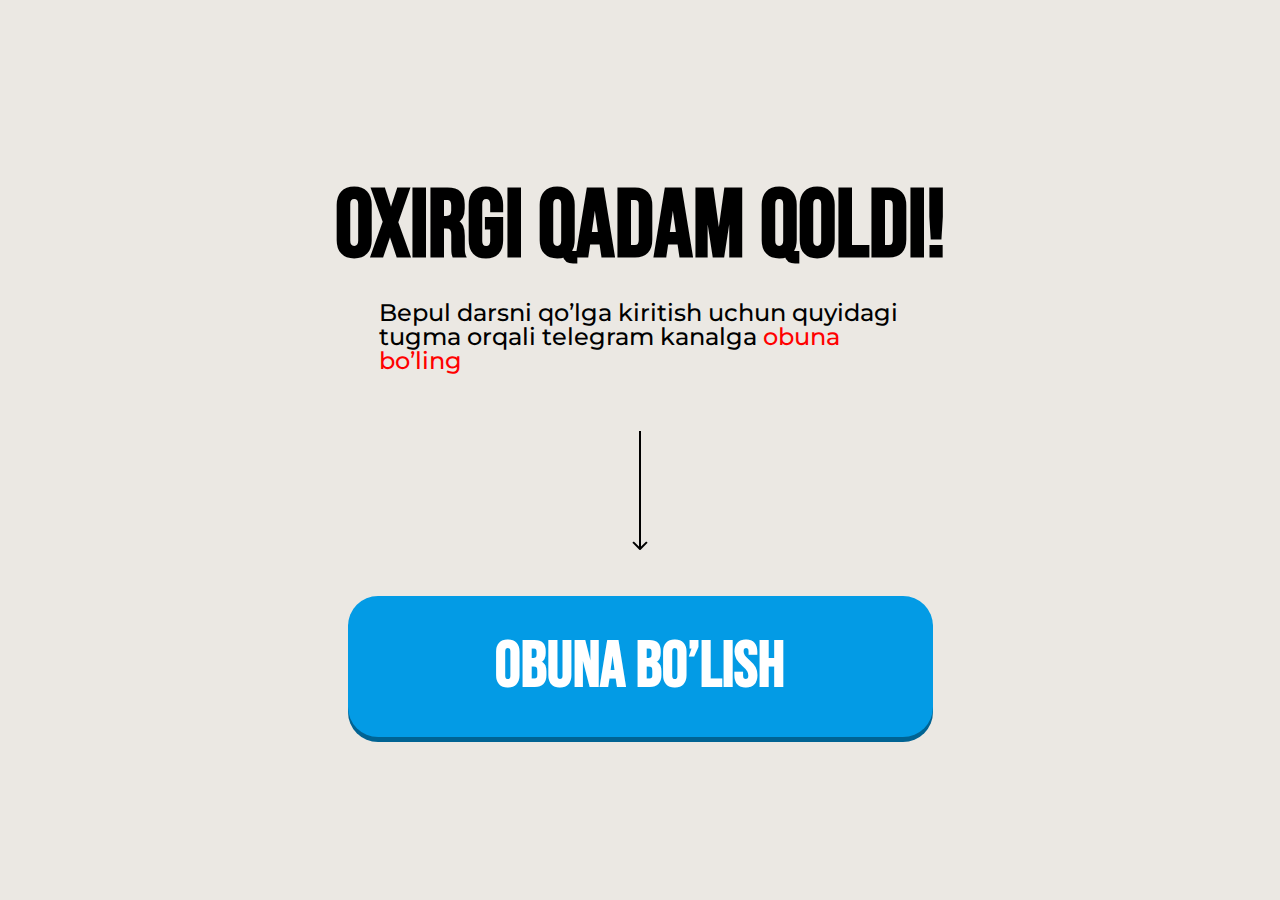
<file: thankYou.html>
<!DOCTYPE html>
<html lang="en">

<head>
  <meta charset="UTF-16" />
  <meta name="viewport" content="width=device-width, initial-scale=1.0" />
  <title>Obuna Bo'lish</title>
  <style>* {margin: 0;padding: 0;box-sizing: border-box;}.header {padding-top: 0px;padding-bottom: 0px;background-color: #ebe8e3;min-height: 100vh;padding-top: 180px;}.header-container {margin-left: auto;margin-right: auto;max-width: 671px;width: 100%;display: flex;background-repeat: no-repeat;padding-left: 20px;padding-right: 20px;}.hero-left {max-width: 903px;width: 100%;display: flex;flex-direction: column;align-items: center;}.hero-title {font-family: "Bebas Neue", sans-serif;font-weight: 700;font-size: 96px;line-height: 100%;letter-spacing: 0%;text-align: center;margin-bottom: 25px;text-transform: uppercase;max-width: 622px;}.hero-text {font-family: "Montserrat", sans-serif;font-weight: 500;font-size: 24px;line-height: 100%;letter-spacing: 0%;margin-bottom: 58px;max-width: 522px;}.hero-text>span {color: #ff0000;}.hero-btn-box {max-width: 585px;width: 100%;}.hero-img {text-align: center;align-items: center;justify-content: center;margin-bottom: 46px;display: flex;margin-left: auto;margin-right: auto;}.hero-btn {display: flex;align-items: center;justify-content: center;font-family: "Bebas Neue", sans-serif;font-weight: 700;font-size: 64px;line-height: 100%;text-align: center;padding: 39px 0px 38px 0px;background-color: #039BE5; box-shadow: 0px 5px 0px 0px #006393;color: white;border-radius: 30px;max-width: 585px;width: 100%;border: none;text-transform: uppercase;margin-bottom: 42px;text-decoration: none;max-height: 142px;}.hero-box {padding: 0 35px 0 20px;border-radius: 10px;border: 1px solid #bcbcbc;background-color: #fff;max-width: 585px;width: 100%;display: flex;align-items: center;gap: 12px;}.hero-box-text {font-family: "Montserrat", sans-serif;font-weight: 600;font-size: 16px;line-height: 100%;letter-spacing: 0%;}.img {display: none;}.hero-box-img {width: 70px;min-height: 70px;}@media (max-width: 500px) {.header {padding-top: 30%;padding-bottom: 0px;background-image: none;}.hero-left {display: block;}.header-container {margin-left: auto;margin-right: auto;text-align: center;padding-left: 10px;padding-right: 10px;}.hero-title {font-weight: 700;font-size: 40px;line-height: 100%;letter-spacing: 0%;text-align: center;margin-bottom: 5px;}.hero-text {font-weight: 500;font-size: 14px;line-height: 100%;letter-spacing: 0%;margin-bottom: 28px;max-width: 355px;width: 100%;margin-left: auto;margin-right: auto;}.hero-img {margin-bottom: 24px;height: 69px;}.hero-btn {font-weight: 700;font-size: 32px;line-height: 100%;letter-spacing: 0%;text-align: center;padding: 23px 0px 20px 0px;border-radius: 30px;max-width: 345px;width: 100%;margin-left: auto;margin-right: auto;margin-bottom: 25px;}.hero-box {padding: 5px 10px 10px 9px;border-radius: 10px;text-align: left;max-width: 372px;margin-left: auto;margin-right: auto;}.hero-box-img {max-width: 41px;width: 41px;min-width: 41px;height: auto;object-fit: contain;min-height: 40px;}.hero-box-text {font-weight: 600;font-size: 11px;line-height: 130%;letter-spacing: 0%;padding-top: 3px;padding-bottom: 2px;}.img {display: flex;max-width: 632px;width: 100%;margin-left: auto;margin-right: auto;width: 100%;object-fit: cover;height: auto;}}.footer {padding-top: 25px;padding-bottom: 25px;background-color: black;}.footer__container {display: flex;align-items: center;justify-content: center;}.footer__link {color: white;font-size: 16px;font-weight: 400;font-family: sans-serif;text-decoration: none;b {font-weight: 700;text-decoration: underline;}}</style>
  <link rel="preload" href="https://fonts.googleapis.com/css2?family=Bebas+Neue" as="style" />
  <link rel="preload" href="https://fonts.googleapis.com/css2?family=Montserrat:wght@500;600;700" as="style" />
  <link href="https://fonts.googleapis.com/css2?family=Bebas+Neue&family=Montserrat:wght@500;600;700&display=swap"
    rel="stylesheet" />
</head>

<body>
  <section class="header">
    <div class="header-container">
      <div class="hero-left">
        <h2 class="hero-title">oxirgi qadam qoldi!</h2>
        <p class="hero-text">      
          Bepul darsni qo’lga kiritish uchun quyidagi tugma orqali telegram kanalga <span>obuna bo’ling</span>
        </p>
        <div class="hero-btn-box">
          <img class="hero-img" src="./images/strelka.svg" alt="Arrow icon" />
          <a href="https://t.me/AsosIt" class="hero-btn thankYouBtn">obuna bo’lish</a>
        </div>
      </div>
    </div>
  </section>
  <script defer src="./js/thankYou.js"></script>

</body>

</html>
</file>
<file: css/modal.css>
@font-face {font-family: "Bebas Neue";src: url(../font/BebasNeue-Subset.woff2);font-display: swap;}@font-face {font-family: "Bebas";src: url(../font/bdf65a10_f2da_456d_bff7_20fa526b7bcc_subset_AZa_z09_symbols.woff2);font-display: swap;}@font-face {font-family: "Kuunari";src: url(../font/kuunari-black-subset.woff2);font-display: swap;}body {font-family: Poppins, sans-serif;}.homeModal, .homeModalOverlay {position: fixed;top: 0;height: 100vh;width: 100%;left: 0;}.homeModal {z-index: 30;justify-content: center;align-items: center;display: flex;}.homeModalOverlay {background-color: rgba(0, 0, 0, 0.3);backdrop-filter: blur(5px);}.homeFormContainer {position: relative;z-index: 30;background-color: #fff;color: #000;border-radius: 8px;padding: 20px 40px 40px;width: 100%;max-width: 520px;box-shadow: 0 4px 12px rgba(0, 0, 0, 0.1);margin: 0 20px;position: fixed;top: 50%;left: 50%;transform: translate(-50%, -50%);}.homeFormTop {display: flex;justify-content: space-between;}.homeFormTopTitle {font-size: 32px;margin: 0 0 20px;color: #000;font-weight: 700;font-family: Bebas, sans-serif;text-transform: uppercase;text-align: center;margin-left: auto;margin-right: auto;}.closeButton {background: 0 0;border: none;cursor: pointer;padding: 4px;justify-content: center;align-items: center;display: flex;position: absolute;top: 20px;right: 20px;color: #000;}.homeFormErrorText {color: #e53e3e;margin-bottom: 12px;font-size: 14px;font-family: system-ui, -apple-system, BlinkMacSystemFont, "Segoe UI", sans-serif;padding-top: 5px;padding-bottom: 5px;}.HomeFormRowInput, .HomeFormRowLabel {font-family: system-ui, -apple-system, BlinkMacSystemFont, "Segoe UI", sans-serif;font-size: 18px;}.HomeFormRow {margin-bottom: 20px;}.HomeFormRowLabel {display: block;margin-bottom: 6px;color: #000;}.HomeFormRowInput {width: 100%;padding: 10px 16px;border: 1px solid #c9c9c9;min-height: 48px;background-color: #f3f7f8;border-radius: 6px;font-weight: 400;outline: 0;height: 50px;transition: border-color 0.2s;}.HomeFormRowInput:focus {border-color: #53453F;}.HomeFormRowInput::placeholder {color: #aaa;}.HomeFormBtn {font-family: Bebas, sans-serif;height: 60px;width: 100%;cursor: pointer;border-radius: 10px;background-color: #53453F;transition: 0.3s;font-size: 28px;color: white;text-transform: uppercase;border: none;position: relative;display: flex;align-items: center;justify-content: center;}.phone-input-container {display: flex;align-items: center;}.country-selector {position: relative;margin-right: 10px;}.selected-country {display: flex;align-items: center;padding: 10px;border: 1px solid #c9c9c9;border-radius: 6px;background-color: #f3f7f8;cursor: pointer;min-height: 50px;font-family: sans-serif !important;font-weight: 400 !important;}.country-dropdown {position: absolute;top: 100%;left: 0;width: 200px;background-color: #fff;border: 1px solid #c9c9c9;border-radius: 6px;box-shadow: 0 4px 12px rgba(0, 0, 0, 0.1);z-index: 40;max-height: 200px;overflow-y: auto;font-family: sans-serif !important;font-weight: 400 !important;}.country-option {display: flex;justify-content: space-between;align-items: center;padding: 10px;cursor: pointer;font-family: sans-serif;font-weight: 400 !important;}.country-option:hover {background-color: #f3f7f8;}.country-option.selected {background-color: #e6f0fa;}@media screen and (max-width: 768px) {.homeFormContainer {max-width: 100%;padding: 80px 20px 20px;margin: 0;border-radius: 6px;height: 100vh;}.homeFormTopTitle {text-align: center;max-width: 368px;margin-left: auto;margin-right: auto;font-size: 28px;font-weight: 700;margin-bottom: 15px;}.homeFormTop {flex-direction: column;align-items: flex-start;}.closeButton {width: 100%;height: 50px;background-color: #000;color: #fff;padding-right: 20px;top: 0;left: 0;justify-content: end;}.homeFormErrorText {font-size: 12px;margin-bottom: 8px;}.HomeFormRowLabel {margin-bottom: 6px;}.HomeFormRowInput {padding: 0 12px;min-height: 40px;background-color: transparent;}.HomeFormRowInput::placeholder {color: #a3a3a3;}.HomeFormBtn {height: auto;font-size: 18px;font-weight: 700;margin-top: 24px;}}@media screen and (max-width: 480px) {.homeFormContainer {max-width: 100%;padding: 80px 20px 20px;margin: 0;border-radius: 6px;height: 100vh;}.homeFormTopTitle {text-align: center;max-width: 335px;margin: 0 auto 15px;}.homeFormErrorText {font-size: 12px;margin-bottom: 8px;}.HomeFormRowLabel {margin-bottom: 6px;}.HomeFormRowInput {padding: 0 12px;min-height: 40px;background-color: transparent;border-radius: 10px;}.HomeFormRowInput::placeholder {color: #a3a3a3;}.HomeFormBtn {font-size: 28px;padding: 10px 0;margin-top: 24px;}}
</file>
<file: a/css/modal.css>
.country-dropdown, .homeFormContainer {box-shadow: 0 4px 12px rgba(0, 0, 0, .1) }@font-face {font-family: Mulish;src: url(../fonts/Mulish-Black-subset.woff2);font-display: swap }@font-face {font-family: "Big Shoulders Display";src: url(../fonts/BigShouldersDisplay-ExtraBold-subset-v3.woff2);font-display: swap }@font-face {font-family: "Bebas";src: url(../../font/bdf65a10_f2da_456d_bff7_20fa526b7bcc_subset_AZa_z09_symbols.woff2);font-display: swap }body {font-family: sans-serif }.homeModal, .homeModalOverlay {position: fixed;top: 0;height: 100vh;width: 100%;left: 0 }.homeModal {z-index: 30;justify-content: center;align-items: center;display: flex }.homeModalOverlay {background-color: rgba(0, 0, 0, .3);backdrop-filter: blur(5px) }.homeFormContainer {z-index: 30;background-color: #fff;color: #000;border-radius: 8px;padding: 20px 40px 40px;width: 100%;max-width: 520px;margin: 0 20px;position: fixed;top: 50%;left: 50%;transform: translate(-50%, -50%) }.homeFormTop {display: flex;justify-content: space-between }.homeFormTopTitle {font-size: 32px;margin: 0 auto 20px;color: #000;font-weight: 700;font-family: Bebas, sans-serif;text-transform: uppercase;text-align: center }.HomeFormRowInput, .HomeFormRowLabel, .homeFormErrorText {font-family: system-ui, -apple-system, BlinkMacSystemFont, "Segoe UI", sans-serif }.closeButton {background: 0 0;border: none;cursor: pointer;padding: 4px;justify-content: center;align-items: center;display: flex;position: absolute;top: 20px;right: 20px;color: #000 }.homeFormErrorText {color: #e53e3e;margin-bottom: 12px;font-size: 14px;padding-top: 5px;padding-bottom: 5px }.HomeFormRowInput, .HomeFormRowLabel {font-size: 18px }.HomeFormRow {margin-bottom: 20px }.HomeFormRowLabel {display: block;margin-bottom: 6px;color: #000 }.HomeFormRowInput {width: 100%;padding: 10px 16px;border: 1px solid #c9c9c9;min-height: 48px;background-color: #f3f7f8;border-radius: 6px;font-weight: 400;outline: 0;height: 50px;transition: border-color .2s }.country-option, .selected-country {display: flex;padding: 10px;cursor: pointer }.HomeFormRowInput:focus {border-color: #ffc65a }.HomeFormRowInput::placeholder {color: #aaa }.HomeFormBtn {font-family: Bebas, sans-serif;height: 60px;width: 100%;cursor: pointer;border-radius: 10px;background: linear-gradient(90deg, #ffc65a 0, #ffe8bc 42.79%, #ffe8bc 56.25%, #ffc65a 100%);transition: .3s;font-size: 28px;color: #483002;text-transform: uppercase;border: none;position: relative;display: flex;align-items: center;justify-content: center }.country-dropdown, .selected-country {font-family: sans-serif !important;font-weight: 400 !important }.country-option:hover, .selected-country {background-color: #f3f7f8 }.phone-input-container {display: flex;align-items: center }.country-selector {position: relative;margin-right: 10px }.selected-country {align-items: center;border: 1px solid #c9c9c9;border-radius: 6px;min-height: 50px }.country-dropdown {position: absolute;top: 100%;left: 0;width: 200px;background-color: #fff;border: 1px solid #c9c9c9;border-radius: 6px;z-index: 40;max-height: 200px;overflow-y: auto }.country-option {justify-content: space-between;align-items: center;font-family: sans-serif;font-weight: 400 !important }.country-option.selected {background-color: #e6f0fa }@media screen and (max-width:768px) {.homeFormContainer {max-width: 100%;padding: 80px 20px 20px;margin: 0;border-radius: 6px;height: 100vh }.homeFormTopTitle {text-align: center;max-width: 368px;margin-left: auto;margin-right: auto;font-size: 28px;font-weight: 700;margin-bottom: 15px }.homeFormTop {flex-direction: column;align-items: flex-start }.closeButton {width: 100%;height: 50px;background-color: #000;color: #fff;padding-right: 20px;top: 0;left: 0;justify-content: end }.homeFormErrorText {font-size: 12px;margin-bottom: 8px }.HomeFormRowLabel {margin-bottom: 6px }.HomeFormRowInput {padding: 0 12px;min-height: 40px;background-color: transparent }.HomeFormRowInput::placeholder {color: #a3a3a3 }.HomeFormBtn {height: auto;font-size: 18px;font-weight: 700;margin-top: 24px }}@media screen and (max-width:480px) {.homeFormContainer {max-width: 100%;padding: 80px 20px 20px;margin: 0;border-radius: 6px;height: 100vh }.homeFormTopTitle {text-align: center;max-width: 335px;margin: 0 auto 15px }.homeFormErrorText {font-size: 12px;margin-bottom: 8px }.HomeFormRowLabel {margin-bottom: 6px }.HomeFormRowInput {padding: 0 12px;min-height: 40px;background-color: transparent;border-radius: 10px }.HomeFormRowInput::placeholder {color: #a3a3a3 }.HomeFormBtn {font-size: 28px;padding: 10px 0;margin-top: 24px }}
</file>
<file: b/css/modal.css>
@font-face {font-family: "Bebas Neue";src: url(../font/BebasNeue-Subset.woff2);font-display: swap;}@font-face {font-family: "Bebas";src: url(../../font/bdf65a10_f2da_456d_bff7_20fa526b7bcc_subset_AZa_z09_symbols.woff2);font-display: swap;}@font-face {font-family: "Big Shoulders Display";src: url(../../a/fonts/BigShouldersDisplay-ExtraBold-subset-v3.woff2);font-display: swap;}body {font-family: Poppins, sans-serif;}.homeModal, .homeModalOverlay {position: fixed;top: 0;height: 100vh;width: 100%;left: 0;}.homeModal {z-index: 30;justify-content: center;align-items: center;display: flex;}.homeModalOverlay {background-color: rgba(0, 0, 0, 0.3);backdrop-filter: blur(5px);}.homeFormContainer {position: relative;z-index: 30;background-color: #fff;color: #000;border-radius: 8px;padding: 20px 40px 40px;width: 100%;max-width: 520px;box-shadow: 0 4px 12px rgba(0, 0, 0, 0.1);margin: 0 20px;position: fixed;top: 50%;left: 50%;transform: translate(-50%, -50%);}.homeFormTop {display: flex;justify-content: space-between;}.homeFormTopTitle {font-size: 32px;margin: 0 0 20px;color: #000;font-weight: 700;font-family: Bebas, sans-serif;text-transform: uppercase;text-align: center;margin-left: auto;margin-right: auto;}.closeButton {background: 0 0;border: none;cursor: pointer;padding: 4px;justify-content: center;align-items: center;display: flex;position: absolute;top: 20px;right: 20px;color: #000;}.homeFormErrorText {color: #e53e3e;margin-bottom: 12px;font-size: 14px;font-family: system-ui, -apple-system, BlinkMacSystemFont, "Segoe UI", sans-serif;padding-top: 5px;padding-bottom: 5px;}.HomeFormRowInput, .HomeFormRowLabel {font-family: system-ui, -apple-system, BlinkMacSystemFont, "Segoe UI", sans-serif;font-size: 18px;}.HomeFormRow {margin-bottom: 20px;}.HomeFormRowLabel {display: block;margin-bottom: 6px;color: #000;}.HomeFormRowInput {width: 100%;padding: 10px 16px;border: 1px solid #c9c9c9;min-height: 48px;background-color: #f3f7f8;border-radius: 6px;font-weight: 400;outline: 0;height: 50px;transition: border-color 0.2s;}.HomeFormRowInput:focus {border-color: #2664EB;}.HomeFormRowInput::placeholder {color: #aaa;}.HomeFormBtn {font-family: Bebas, sans-serif;height: 60px;width: 100%;cursor: pointer;border-radius: 10px;background-color: #2664EB;transition: 0.3s;font-size: 28px;color: white;text-transform: uppercase;border: none;position: relative;display: flex;align-items: center;justify-content: center;}.phone-input-container {display: flex;align-items: center;}.country-selector {position: relative;margin-right: 10px;}.selected-country {display: flex;align-items: center;padding: 10px;border: 1px solid #c9c9c9;border-radius: 6px;background-color: #f3f7f8;cursor: pointer;min-height: 50px;font-family: sans-serif !important;font-weight: 400 !important;}.country-dropdown {position: absolute;top: 100%;left: 0;width: 200px;background-color: #fff;border: 1px solid #c9c9c9;border-radius: 6px;box-shadow: 0 4px 12px rgba(0, 0, 0, 0.1);z-index: 40;max-height: 200px;overflow-y: auto;font-family: sans-serif !important;font-weight: 400 !important;}.country-option {display: flex;justify-content: space-between;align-items: center;padding: 10px;cursor: pointer;font-family: sans-serif;font-weight: 400 !important;}.country-option:hover {background-color: #f3f7f8;}.country-option.selected {background-color: #e6f0fa;}@media screen and (max-width: 768px) {.homeFormContainer {max-width: 100%;padding: 80px 20px 20px;margin: 0;border-radius: 6px;height: 100vh;}.homeFormTopTitle {text-align: center;max-width: 368px;margin-left: auto;margin-right: auto;font-size: 28px;font-weight: 700;margin-bottom: 15px;}.homeFormTop {flex-direction: column;align-items: flex-start;}.closeButton {width: 100%;height: 50px;background-color: #000;color: #fff;padding-right: 20px;top: 0;left: 0;justify-content: end;}.homeFormErrorText {font-size: 12px;margin-bottom: 8px;}.HomeFormRowLabel {margin-bottom: 6px;}.HomeFormRowInput {padding: 0 12px;min-height: 40px;background-color: transparent;}.HomeFormRowInput::placeholder {color: #a3a3a3;}.HomeFormBtn {height: auto;font-size: 18px;font-weight: 700;margin-top: 24px;}}@media screen and (max-width: 480px) {.homeFormContainer {max-width: 100%;padding: 80px 20px 20px;margin: 0;border-radius: 6px;height: 100vh;}.homeFormTopTitle {text-align: center;max-width: 335px;margin: 0 auto 15px;}.homeFormErrorText {font-size: 12px;margin-bottom: 8px;}.HomeFormRowLabel {margin-bottom: 6px;}.HomeFormRowInput {padding: 0 12px;min-height: 40px;background-color: transparent;border-radius: 10px;}.HomeFormRowInput::placeholder {color: #a3a3a3;}.HomeFormBtn {font-size: 28px;padding: 10px 0;margin-top: 24px;}}
</file>
